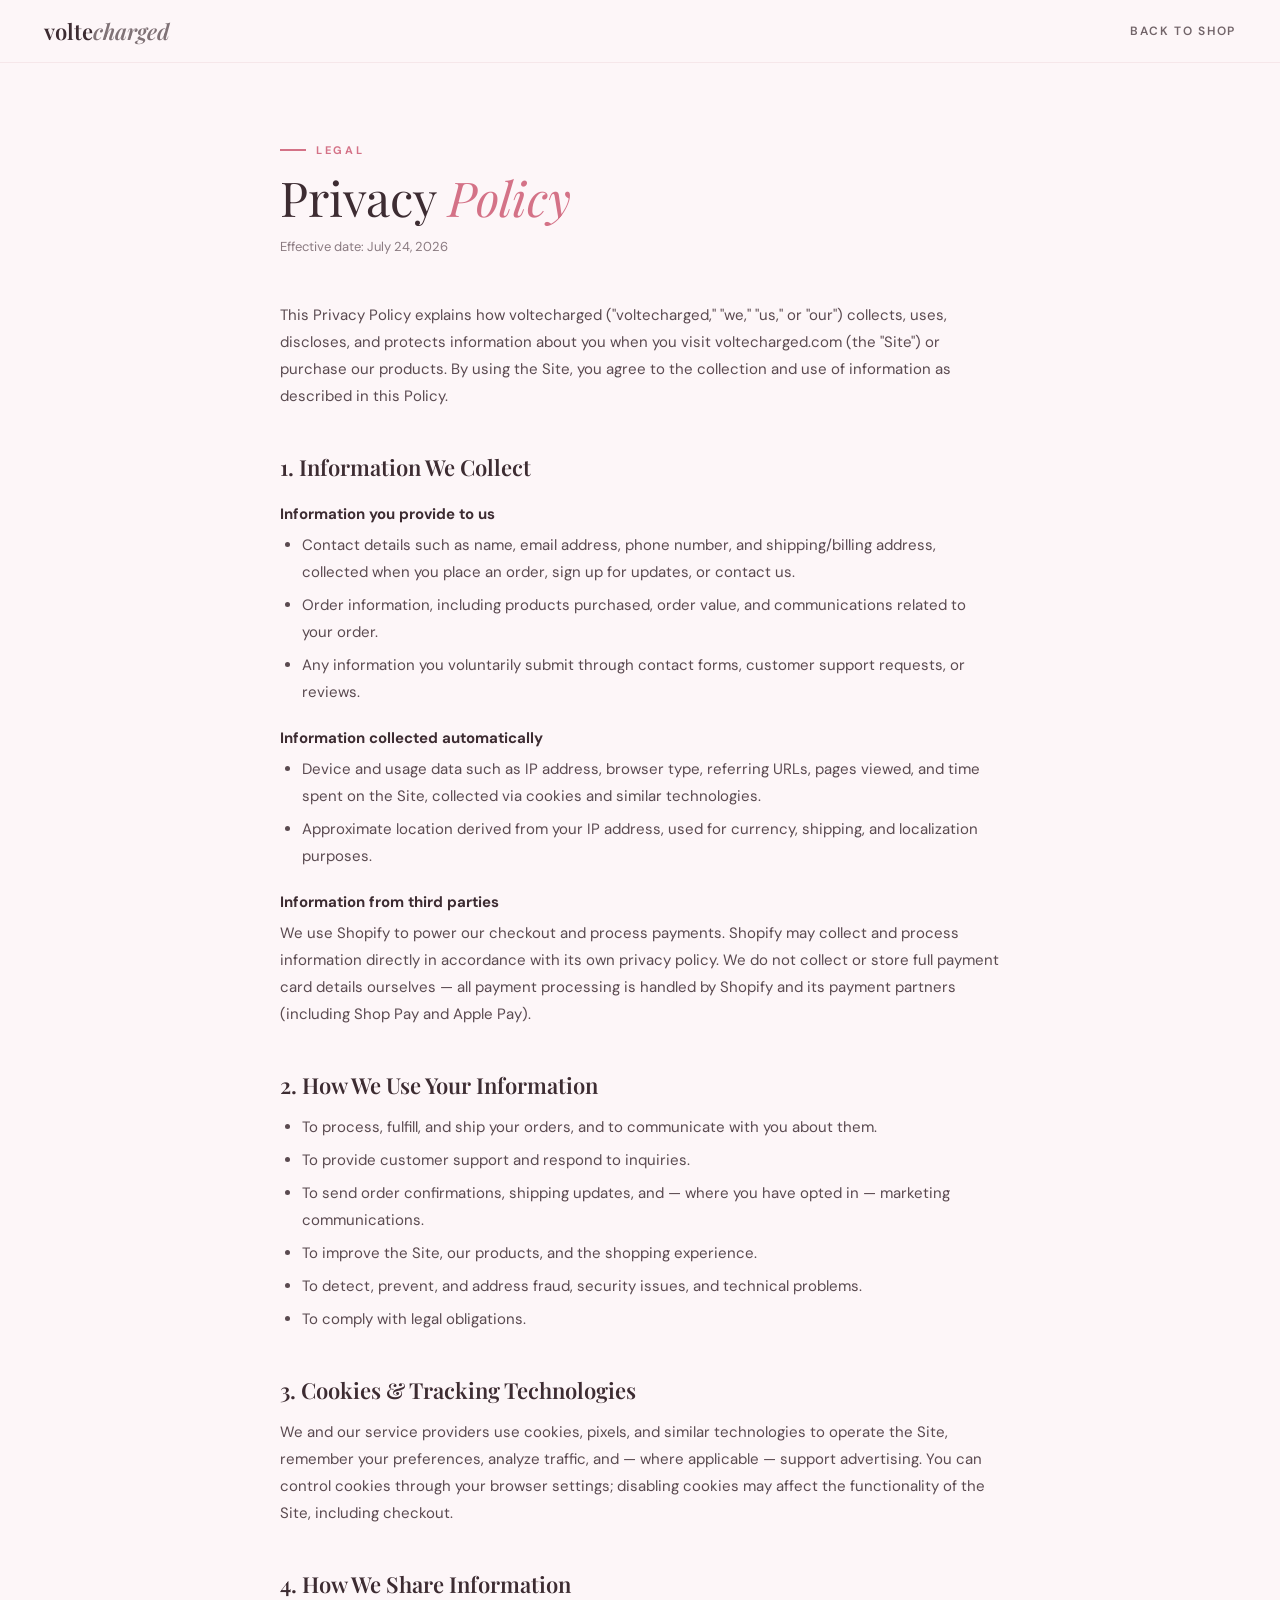
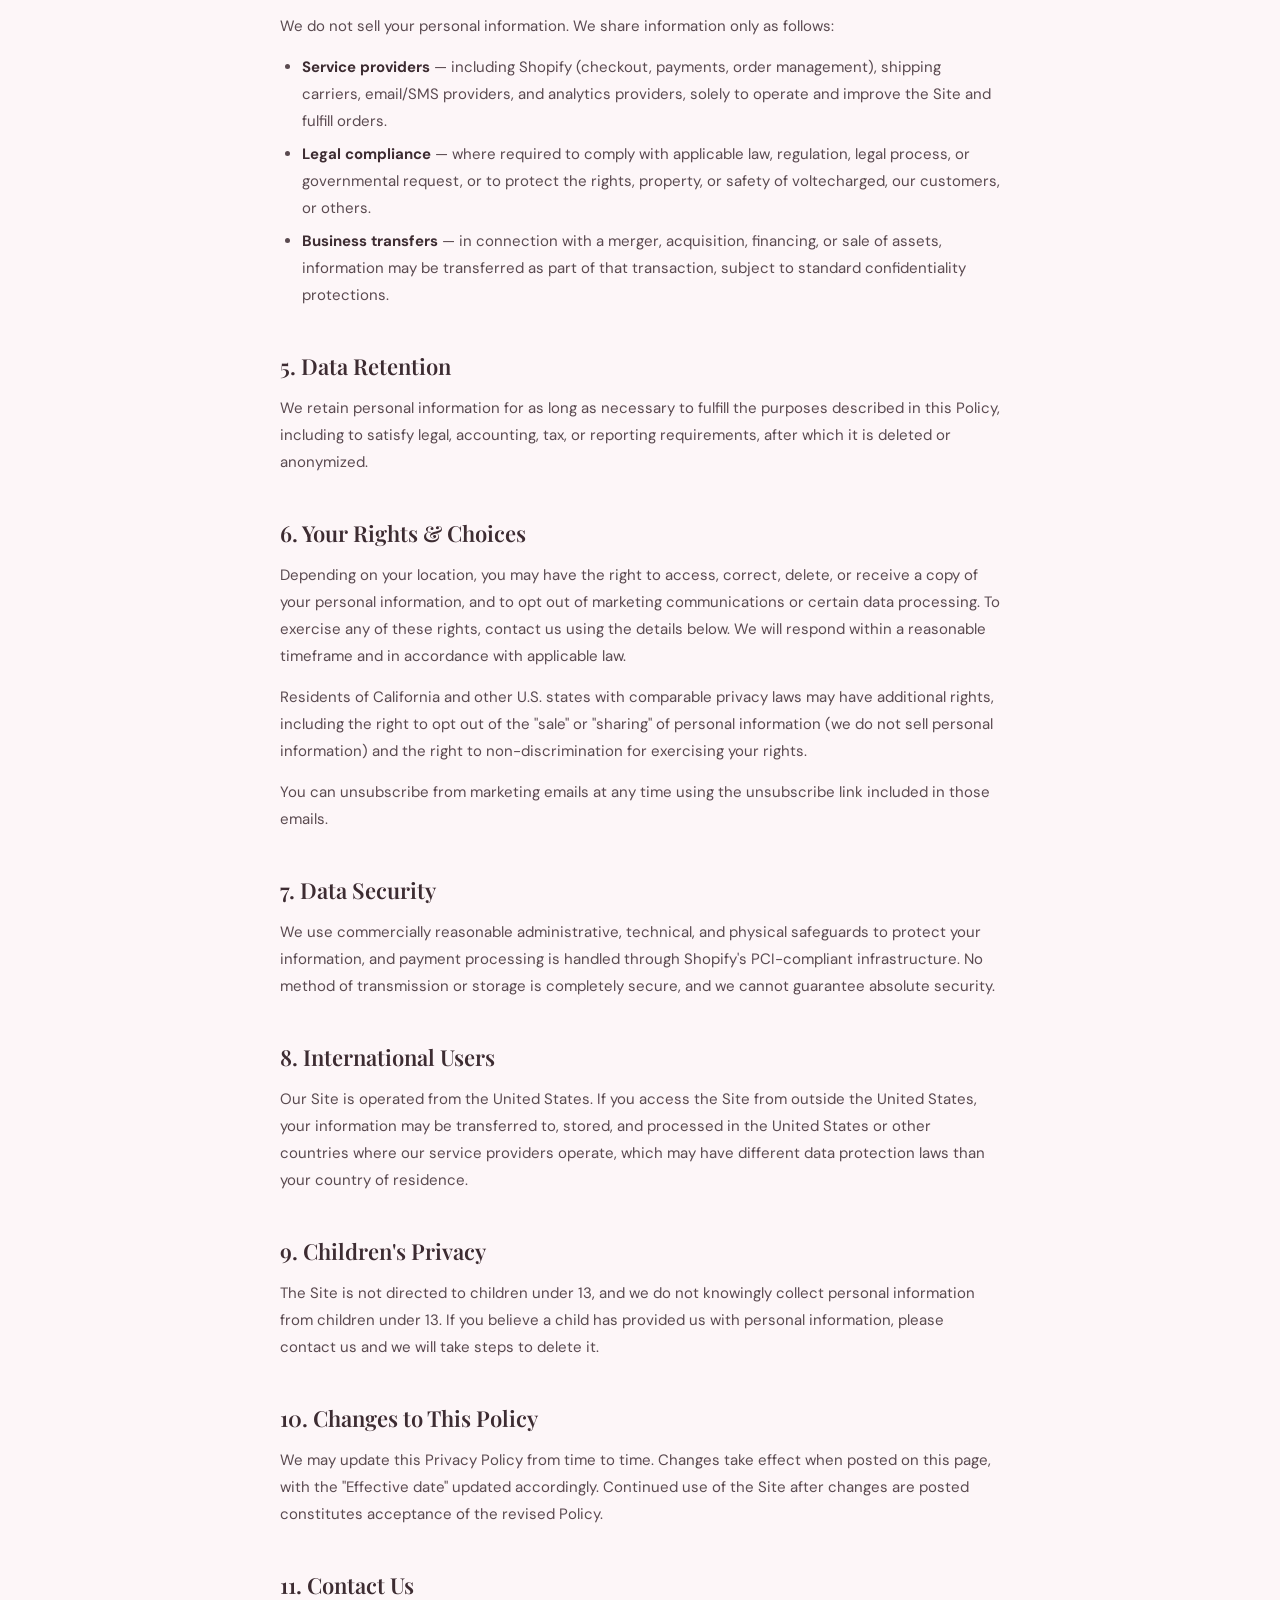
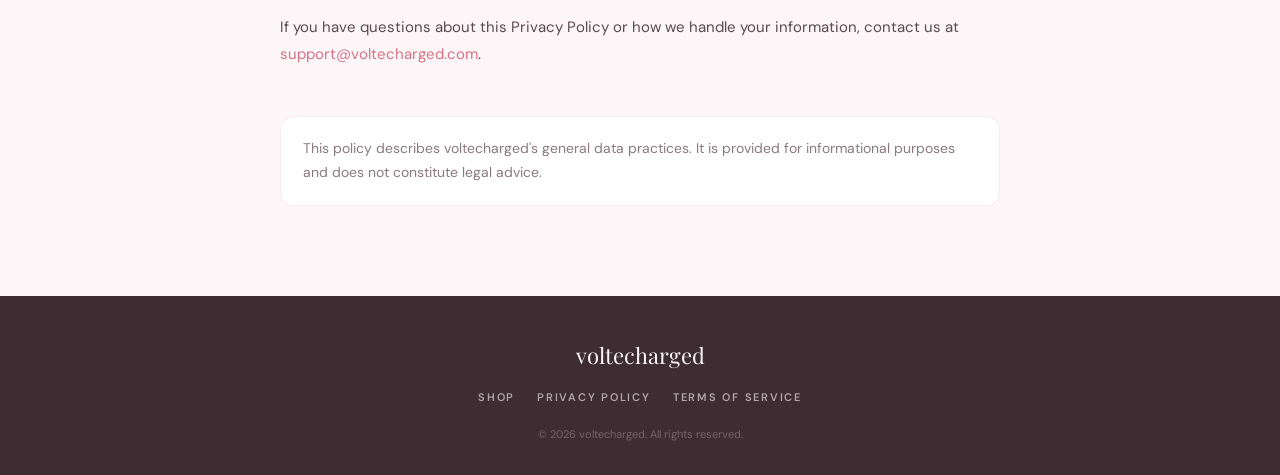
<file: privacy.html>
<!DOCTYPE html>
<html lang="en">
<head>
<meta charset="UTF-8">
<meta name="viewport" content="width=device-width, initial-scale=1.0">
<title>Privacy Policy — voltecharged</title>
<meta name="description" content="voltecharged Privacy Policy — how we collect, use, and protect your information.">
<meta name="robots" content="noindex">
<link rel="preconnect" href="https://fonts.googleapis.com">
<link rel="preconnect" href="https://fonts.gstatic.com" crossorigin>
<link href="https://fonts.googleapis.com/css2?family=DM+Sans:opsz,wght@9..40,300;9..40,400;9..40,500;9..40,600;9..40,700&family=Playfair+Display:ital,wght@0,400;0,600;1,400&display=swap" rel="stylesheet">
<style>
*,*::before,*::after{margin:0;padding:0;box-sizing:border-box}
:root{
  --cream:#fdf6f8;
  --blush:#f0b3c1;
  --rose:#d47287;
  --ink:#3d2c32;
  --muted:#8a7a80;
  --line:rgba(232,203,210,.35);
  --ease:cubic-bezier(.4,0,.2,1);
}
body{font-family:'DM Sans',system-ui,sans-serif;background:var(--cream);color:var(--ink);-webkit-font-smoothing:antialiased}
a{color:var(--rose);text-decoration:none}
a:hover{text-decoration:underline}
img{display:block;max-width:100%}

nav{
  position:sticky;top:0;z-index:150;display:flex;align-items:center;justify-content:space-between;
  padding:16px clamp(18px,4vw,44px);background:rgba(253,246,248,.92);backdrop-filter:blur(14px);
  box-shadow:0 1px 0 var(--line);
}
nav .logo{font-family:'Playfair Display',serif;font-size:22px;font-weight:600;color:var(--ink)}
nav .logo em{font-style:italic;opacity:.65}
nav .logo:hover{text-decoration:none}
nav .back{font-size:12px;font-weight:600;letter-spacing:.14em;text-transform:uppercase;color:var(--ink);opacity:.72}
nav .back:hover{opacity:1;text-decoration:none}

.container{max-width:800px;margin:0 auto;padding:0 clamp(18px,4vw,40px)}
.policy{padding:clamp(50px,9vh,90px) 0 clamp(70px,10vh,110px)}
.policy .label{
  font-size:11px;font-weight:700;letter-spacing:.24em;text-transform:uppercase;
  color:var(--rose);margin-bottom:14px;display:flex;align-items:center;gap:10px;
}
.policy .label::before{content:'';width:26px;height:1.5px;background:var(--rose)}
.policy h1{font-family:'Playfair Display',serif;font-weight:400;font-size:clamp(32px,4.5vw,48px);line-height:1.12;margin-bottom:10px}
.policy h1 em{font-style:italic;color:var(--rose)}
.policy .updated{font-size:13px;color:var(--muted);margin-bottom:44px}
.policy h2{font-family:'Playfair Display',serif;font-weight:600;font-size:22px;margin:42px 0 14px}
.policy h3{font-size:15px;font-weight:700;margin:22px 0 8px}
.policy p{font-size:15px;line-height:1.8;color:#5a4a50;margin-bottom:14px}
.policy ul{margin:0 0 14px 22px}
.policy li{font-size:15px;line-height:1.8;color:#5a4a50;margin-bottom:6px}
.policy strong{color:var(--ink)}
.policy .note{
  margin-top:48px;padding:20px 22px;border-radius:14px;background:#fff;border:1px solid var(--line);
  font-size:14px;line-height:1.7;color:var(--muted);
}

footer{background:var(--ink);color:rgba(253,246,248,.55);padding:44px 24px 30px;text-align:center}
footer .f-logo{font-family:'Playfair Display',serif;font-size:22px;color:var(--cream);margin-bottom:20px}
footer .f-links{display:flex;justify-content:center;gap:22px;margin-bottom:20px;flex-wrap:wrap}
footer .f-links a{font-size:11px;font-weight:600;letter-spacing:.16em;text-transform:uppercase;color:rgba(253,246,248,.6)}
footer .f-links a:hover{color:#fff;text-decoration:none}
footer small{display:block;font-size:11px;line-height:1.9;opacity:.5}
</style>
</head>
<body>

<nav>
  <a class="logo" href="index.html">volte<em>charged</em></a>
  <a class="back" href="index.html">Back to shop</a>
</nav>

<section class="policy">
  <div class="container">
    <div class="label">Legal</div>
    <h1>Privacy <em>Policy</em></h1>
    <p class="updated">Effective date: July 24, 2026</p>

    <p>This Privacy Policy explains how voltecharged ("voltecharged," "we," "us," or "our") collects, uses, discloses, and protects information about you when you visit voltecharged.com (the "Site") or purchase our products. By using the Site, you agree to the collection and use of information as described in this Policy.</p>

    <h2>1. Information We Collect</h2>
    <h3>Information you provide to us</h3>
    <ul>
      <li>Contact details such as name, email address, phone number, and shipping/billing address, collected when you place an order, sign up for updates, or contact us.</li>
      <li>Order information, including products purchased, order value, and communications related to your order.</li>
      <li>Any information you voluntarily submit through contact forms, customer support requests, or reviews.</li>
    </ul>
    <h3>Information collected automatically</h3>
    <ul>
      <li>Device and usage data such as IP address, browser type, referring URLs, pages viewed, and time spent on the Site, collected via cookies and similar technologies.</li>
      <li>Approximate location derived from your IP address, used for currency, shipping, and localization purposes.</li>
    </ul>
    <h3>Information from third parties</h3>
    <p>We use Shopify to power our checkout and process payments. Shopify may collect and process information directly in accordance with its own privacy policy. We do not collect or store full payment card details ourselves — all payment processing is handled by Shopify and its payment partners (including Shop Pay and Apple Pay).</p>

    <h2>2. How We Use Your Information</h2>
    <ul>
      <li>To process, fulfill, and ship your orders, and to communicate with you about them.</li>
      <li>To provide customer support and respond to inquiries.</li>
      <li>To send order confirmations, shipping updates, and — where you have opted in — marketing communications.</li>
      <li>To improve the Site, our products, and the shopping experience.</li>
      <li>To detect, prevent, and address fraud, security issues, and technical problems.</li>
      <li>To comply with legal obligations.</li>
    </ul>

    <h2>3. Cookies &amp; Tracking Technologies</h2>
    <p>We and our service providers use cookies, pixels, and similar technologies to operate the Site, remember your preferences, analyze traffic, and — where applicable — support advertising. You can control cookies through your browser settings; disabling cookies may affect the functionality of the Site, including checkout.</p>

    <h2>4. How We Share Information</h2>
    <p>We do not sell your personal information. We share information only as follows:</p>
    <ul>
      <li><strong>Service providers</strong> — including Shopify (checkout, payments, order management), shipping carriers, email/SMS providers, and analytics providers, solely to operate and improve the Site and fulfill orders.</li>
      <li><strong>Legal compliance</strong> — where required to comply with applicable law, regulation, legal process, or governmental request, or to protect the rights, property, or safety of voltecharged, our customers, or others.</li>
      <li><strong>Business transfers</strong> — in connection with a merger, acquisition, financing, or sale of assets, information may be transferred as part of that transaction, subject to standard confidentiality protections.</li>
    </ul>

    <h2>5. Data Retention</h2>
    <p>We retain personal information for as long as necessary to fulfill the purposes described in this Policy, including to satisfy legal, accounting, tax, or reporting requirements, after which it is deleted or anonymized.</p>

    <h2>6. Your Rights &amp; Choices</h2>
    <p>Depending on your location, you may have the right to access, correct, delete, or receive a copy of your personal information, and to opt out of marketing communications or certain data processing. To exercise any of these rights, contact us using the details below. We will respond within a reasonable timeframe and in accordance with applicable law.</p>
    <p>Residents of California and other U.S. states with comparable privacy laws may have additional rights, including the right to opt out of the "sale" or "sharing" of personal information (we do not sell personal information) and the right to non-discrimination for exercising your rights.</p>
    <p>You can unsubscribe from marketing emails at any time using the unsubscribe link included in those emails.</p>

    <h2>7. Data Security</h2>
    <p>We use commercially reasonable administrative, technical, and physical safeguards to protect your information, and payment processing is handled through Shopify's PCI-compliant infrastructure. No method of transmission or storage is completely secure, and we cannot guarantee absolute security.</p>

    <h2>8. International Users</h2>
    <p>Our Site is operated from the United States. If you access the Site from outside the United States, your information may be transferred to, stored, and processed in the United States or other countries where our service providers operate, which may have different data protection laws than your country of residence.</p>

    <h2>9. Children's Privacy</h2>
    <p>The Site is not directed to children under 13, and we do not knowingly collect personal information from children under 13. If you believe a child has provided us with personal information, please contact us and we will take steps to delete it.</p>

    <h2>10. Changes to This Policy</h2>
    <p>We may update this Privacy Policy from time to time. Changes take effect when posted on this page, with the "Effective date" updated accordingly. Continued use of the Site after changes are posted constitutes acceptance of the revised Policy.</p>

    <h2>11. Contact Us</h2>
    <p>If you have questions about this Privacy Policy or how we handle your information, contact us at <a href="mailto:support@voltecharged.com">support@voltecharged.com</a>.</p>

    <div class="note">This policy describes voltecharged's general data practices. It is provided for informational purposes and does not constitute legal advice.</div>
  </div>
</section>

<footer>
  <div class="f-logo">voltecharged</div>
  <div class="f-links">
    <a href="index.html">Shop</a>
    <a href="privacy.html">Privacy Policy</a>
    <a href="terms.html">Terms of Service</a>
  </div>
  <small>&copy; 2026 voltecharged. All rights reserved.</small>
</footer>

</body>
</html>
</file>
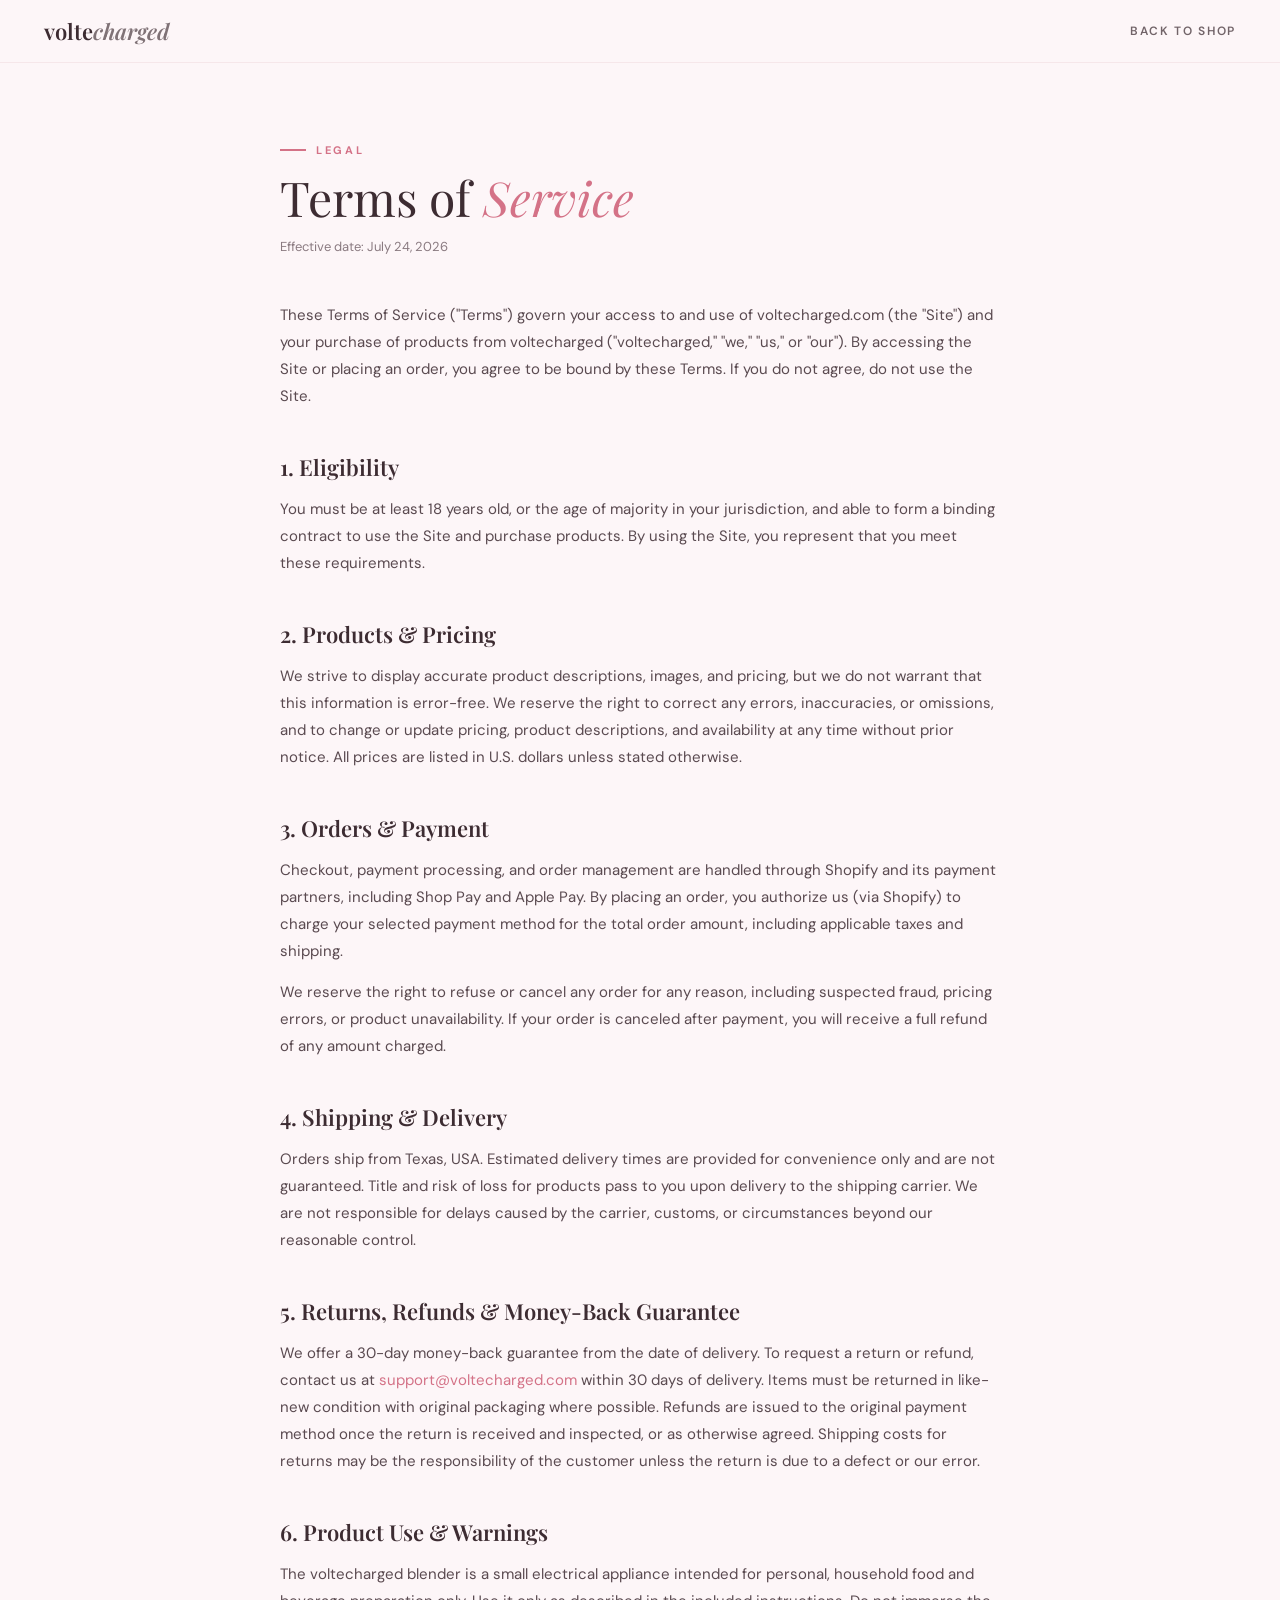
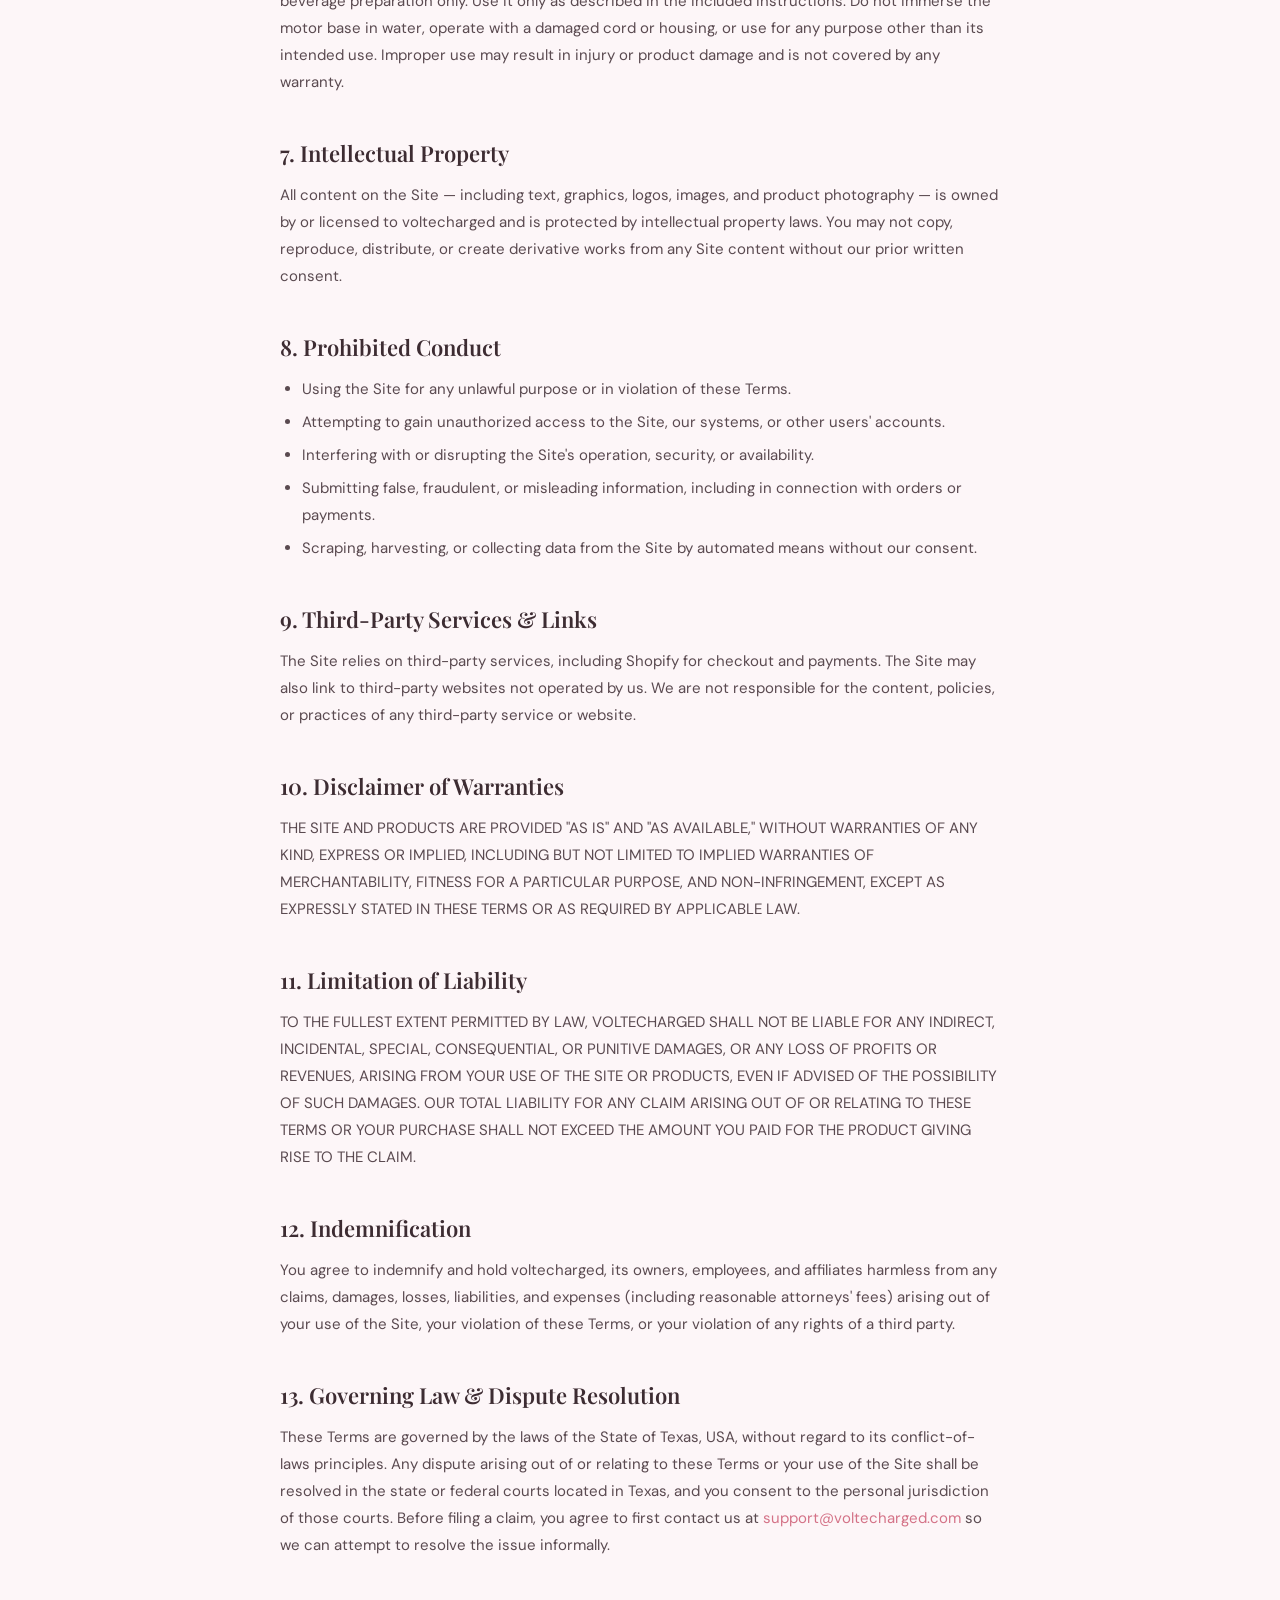
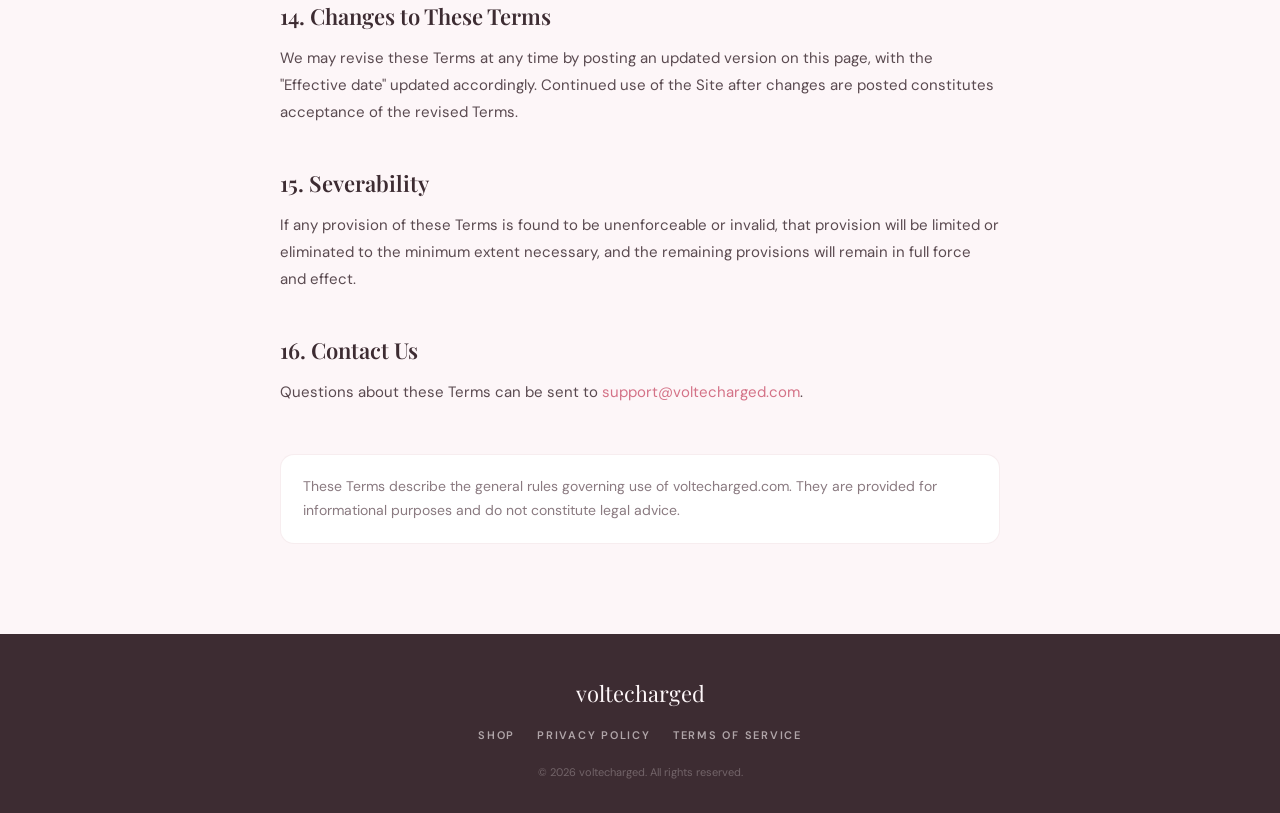
<file: terms.html>
<!DOCTYPE html>
<html lang="en">
<head>
<meta charset="UTF-8">
<meta name="viewport" content="width=device-width, initial-scale=1.0">
<title>Terms of Service — voltecharged</title>
<meta name="description" content="voltecharged Terms of Service — the rules that govern your use of our site and purchase of our products.">
<meta name="robots" content="noindex">
<link rel="preconnect" href="https://fonts.googleapis.com">
<link rel="preconnect" href="https://fonts.gstatic.com" crossorigin>
<link href="https://fonts.googleapis.com/css2?family=DM+Sans:opsz,wght@9..40,300;9..40,400;9..40,500;9..40,600;9..40,700&family=Playfair+Display:ital,wght@0,400;0,600;1,400&display=swap" rel="stylesheet">
<style>
*,*::before,*::after{margin:0;padding:0;box-sizing:border-box}
:root{
  --cream:#fdf6f8;
  --blush:#f0b3c1;
  --rose:#d47287;
  --ink:#3d2c32;
  --muted:#8a7a80;
  --line:rgba(232,203,210,.35);
  --ease:cubic-bezier(.4,0,.2,1);
}
body{font-family:'DM Sans',system-ui,sans-serif;background:var(--cream);color:var(--ink);-webkit-font-smoothing:antialiased}
a{color:var(--rose);text-decoration:none}
a:hover{text-decoration:underline}
img{display:block;max-width:100%}

nav{
  position:sticky;top:0;z-index:150;display:flex;align-items:center;justify-content:space-between;
  padding:16px clamp(18px,4vw,44px);background:rgba(253,246,248,.92);backdrop-filter:blur(14px);
  box-shadow:0 1px 0 var(--line);
}
nav .logo{font-family:'Playfair Display',serif;font-size:22px;font-weight:600;color:var(--ink)}
nav .logo em{font-style:italic;opacity:.65}
nav .logo:hover{text-decoration:none}
nav .back{font-size:12px;font-weight:600;letter-spacing:.14em;text-transform:uppercase;color:var(--ink);opacity:.72}
nav .back:hover{opacity:1;text-decoration:none}

.container{max-width:800px;margin:0 auto;padding:0 clamp(18px,4vw,40px)}
.policy{padding:clamp(50px,9vh,90px) 0 clamp(70px,10vh,110px)}
.policy .label{
  font-size:11px;font-weight:700;letter-spacing:.24em;text-transform:uppercase;
  color:var(--rose);margin-bottom:14px;display:flex;align-items:center;gap:10px;
}
.policy .label::before{content:'';width:26px;height:1.5px;background:var(--rose)}
.policy h1{font-family:'Playfair Display',serif;font-weight:400;font-size:clamp(32px,4.5vw,48px);line-height:1.12;margin-bottom:10px}
.policy h1 em{font-style:italic;color:var(--rose)}
.policy .updated{font-size:13px;color:var(--muted);margin-bottom:44px}
.policy h2{font-family:'Playfair Display',serif;font-weight:600;font-size:22px;margin:42px 0 14px}
.policy h3{font-size:15px;font-weight:700;margin:22px 0 8px}
.policy p{font-size:15px;line-height:1.8;color:#5a4a50;margin-bottom:14px}
.policy ul{margin:0 0 14px 22px}
.policy li{font-size:15px;line-height:1.8;color:#5a4a50;margin-bottom:6px}
.policy strong{color:var(--ink)}
.policy .note{
  margin-top:48px;padding:20px 22px;border-radius:14px;background:#fff;border:1px solid var(--line);
  font-size:14px;line-height:1.7;color:var(--muted);
}

footer{background:var(--ink);color:rgba(253,246,248,.55);padding:44px 24px 30px;text-align:center}
footer .f-logo{font-family:'Playfair Display',serif;font-size:22px;color:var(--cream);margin-bottom:20px}
footer .f-links{display:flex;justify-content:center;gap:22px;margin-bottom:20px;flex-wrap:wrap}
footer .f-links a{font-size:11px;font-weight:600;letter-spacing:.16em;text-transform:uppercase;color:rgba(253,246,248,.6)}
footer .f-links a:hover{color:#fff;text-decoration:none}
footer small{display:block;font-size:11px;line-height:1.9;opacity:.5}
</style>
</head>
<body>

<nav>
  <a class="logo" href="index.html">volte<em>charged</em></a>
  <a class="back" href="index.html">Back to shop</a>
</nav>

<section class="policy">
  <div class="container">
    <div class="label">Legal</div>
    <h1>Terms of <em>Service</em></h1>
    <p class="updated">Effective date: July 24, 2026</p>

    <p>These Terms of Service ("Terms") govern your access to and use of voltecharged.com (the "Site") and your purchase of products from voltecharged ("voltecharged," "we," "us," or "our"). By accessing the Site or placing an order, you agree to be bound by these Terms. If you do not agree, do not use the Site.</p>

    <h2>1. Eligibility</h2>
    <p>You must be at least 18 years old, or the age of majority in your jurisdiction, and able to form a binding contract to use the Site and purchase products. By using the Site, you represent that you meet these requirements.</p>

    <h2>2. Products &amp; Pricing</h2>
    <p>We strive to display accurate product descriptions, images, and pricing, but we do not warrant that this information is error-free. We reserve the right to correct any errors, inaccuracies, or omissions, and to change or update pricing, product descriptions, and availability at any time without prior notice. All prices are listed in U.S. dollars unless stated otherwise.</p>

    <h2>3. Orders &amp; Payment</h2>
    <p>Checkout, payment processing, and order management are handled through Shopify and its payment partners, including Shop Pay and Apple Pay. By placing an order, you authorize us (via Shopify) to charge your selected payment method for the total order amount, including applicable taxes and shipping.</p>
    <p>We reserve the right to refuse or cancel any order for any reason, including suspected fraud, pricing errors, or product unavailability. If your order is canceled after payment, you will receive a full refund of any amount charged.</p>

    <h2>4. Shipping &amp; Delivery</h2>
    <p>Orders ship from Texas, USA. Estimated delivery times are provided for convenience only and are not guaranteed. Title and risk of loss for products pass to you upon delivery to the shipping carrier. We are not responsible for delays caused by the carrier, customs, or circumstances beyond our reasonable control.</p>

    <h2>5. Returns, Refunds &amp; Money-Back Guarantee</h2>
    <p>We offer a 30-day money-back guarantee from the date of delivery. To request a return or refund, contact us at <a href="mailto:support@voltecharged.com">support@voltecharged.com</a> within 30 days of delivery. Items must be returned in like-new condition with original packaging where possible. Refunds are issued to the original payment method once the return is received and inspected, or as otherwise agreed. Shipping costs for returns may be the responsibility of the customer unless the return is due to a defect or our error.</p>

    <h2>6. Product Use &amp; Warnings</h2>
    <p>The voltecharged blender is a small electrical appliance intended for personal, household food and beverage preparation only. Use it only as described in the included instructions. Do not immerse the motor base in water, operate with a damaged cord or housing, or use for any purpose other than its intended use. Improper use may result in injury or product damage and is not covered by any warranty.</p>

    <h2>7. Intellectual Property</h2>
    <p>All content on the Site — including text, graphics, logos, images, and product photography — is owned by or licensed to voltecharged and is protected by intellectual property laws. You may not copy, reproduce, distribute, or create derivative works from any Site content without our prior written consent.</p>

    <h2>8. Prohibited Conduct</h2>
    <ul>
      <li>Using the Site for any unlawful purpose or in violation of these Terms.</li>
      <li>Attempting to gain unauthorized access to the Site, our systems, or other users' accounts.</li>
      <li>Interfering with or disrupting the Site's operation, security, or availability.</li>
      <li>Submitting false, fraudulent, or misleading information, including in connection with orders or payments.</li>
      <li>Scraping, harvesting, or collecting data from the Site by automated means without our consent.</li>
    </ul>

    <h2>9. Third-Party Services &amp; Links</h2>
    <p>The Site relies on third-party services, including Shopify for checkout and payments. The Site may also link to third-party websites not operated by us. We are not responsible for the content, policies, or practices of any third-party service or website.</p>

    <h2>10. Disclaimer of Warranties</h2>
    <p>THE SITE AND PRODUCTS ARE PROVIDED "AS IS" AND "AS AVAILABLE," WITHOUT WARRANTIES OF ANY KIND, EXPRESS OR IMPLIED, INCLUDING BUT NOT LIMITED TO IMPLIED WARRANTIES OF MERCHANTABILITY, FITNESS FOR A PARTICULAR PURPOSE, AND NON-INFRINGEMENT, EXCEPT AS EXPRESSLY STATED IN THESE TERMS OR AS REQUIRED BY APPLICABLE LAW.</p>

    <h2>11. Limitation of Liability</h2>
    <p>TO THE FULLEST EXTENT PERMITTED BY LAW, VOLTECHARGED SHALL NOT BE LIABLE FOR ANY INDIRECT, INCIDENTAL, SPECIAL, CONSEQUENTIAL, OR PUNITIVE DAMAGES, OR ANY LOSS OF PROFITS OR REVENUES, ARISING FROM YOUR USE OF THE SITE OR PRODUCTS, EVEN IF ADVISED OF THE POSSIBILITY OF SUCH DAMAGES. OUR TOTAL LIABILITY FOR ANY CLAIM ARISING OUT OF OR RELATING TO THESE TERMS OR YOUR PURCHASE SHALL NOT EXCEED THE AMOUNT YOU PAID FOR THE PRODUCT GIVING RISE TO THE CLAIM.</p>

    <h2>12. Indemnification</h2>
    <p>You agree to indemnify and hold voltecharged, its owners, employees, and affiliates harmless from any claims, damages, losses, liabilities, and expenses (including reasonable attorneys' fees) arising out of your use of the Site, your violation of these Terms, or your violation of any rights of a third party.</p>

    <h2>13. Governing Law &amp; Dispute Resolution</h2>
    <p>These Terms are governed by the laws of the State of Texas, USA, without regard to its conflict-of-laws principles. Any dispute arising out of or relating to these Terms or your use of the Site shall be resolved in the state or federal courts located in Texas, and you consent to the personal jurisdiction of those courts. Before filing a claim, you agree to first contact us at <a href="mailto:support@voltecharged.com">support@voltecharged.com</a> so we can attempt to resolve the issue informally.</p>

    <h2>14. Changes to These Terms</h2>
    <p>We may revise these Terms at any time by posting an updated version on this page, with the "Effective date" updated accordingly. Continued use of the Site after changes are posted constitutes acceptance of the revised Terms.</p>

    <h2>15. Severability</h2>
    <p>If any provision of these Terms is found to be unenforceable or invalid, that provision will be limited or eliminated to the minimum extent necessary, and the remaining provisions will remain in full force and effect.</p>

    <h2>16. Contact Us</h2>
    <p>Questions about these Terms can be sent to <a href="mailto:support@voltecharged.com">support@voltecharged.com</a>.</p>

    <div class="note">These Terms describe the general rules governing use of voltecharged.com. They are provided for informational purposes and do not constitute legal advice.</div>
  </div>
</section>

<footer>
  <div class="f-logo">voltecharged</div>
  <div class="f-links">
    <a href="index.html">Shop</a>
    <a href="privacy.html">Privacy Policy</a>
    <a href="terms.html">Terms of Service</a>
  </div>
  <small>&copy; 2026 voltecharged. All rights reserved.</small>
</footer>

</body>
</html>
</file>
